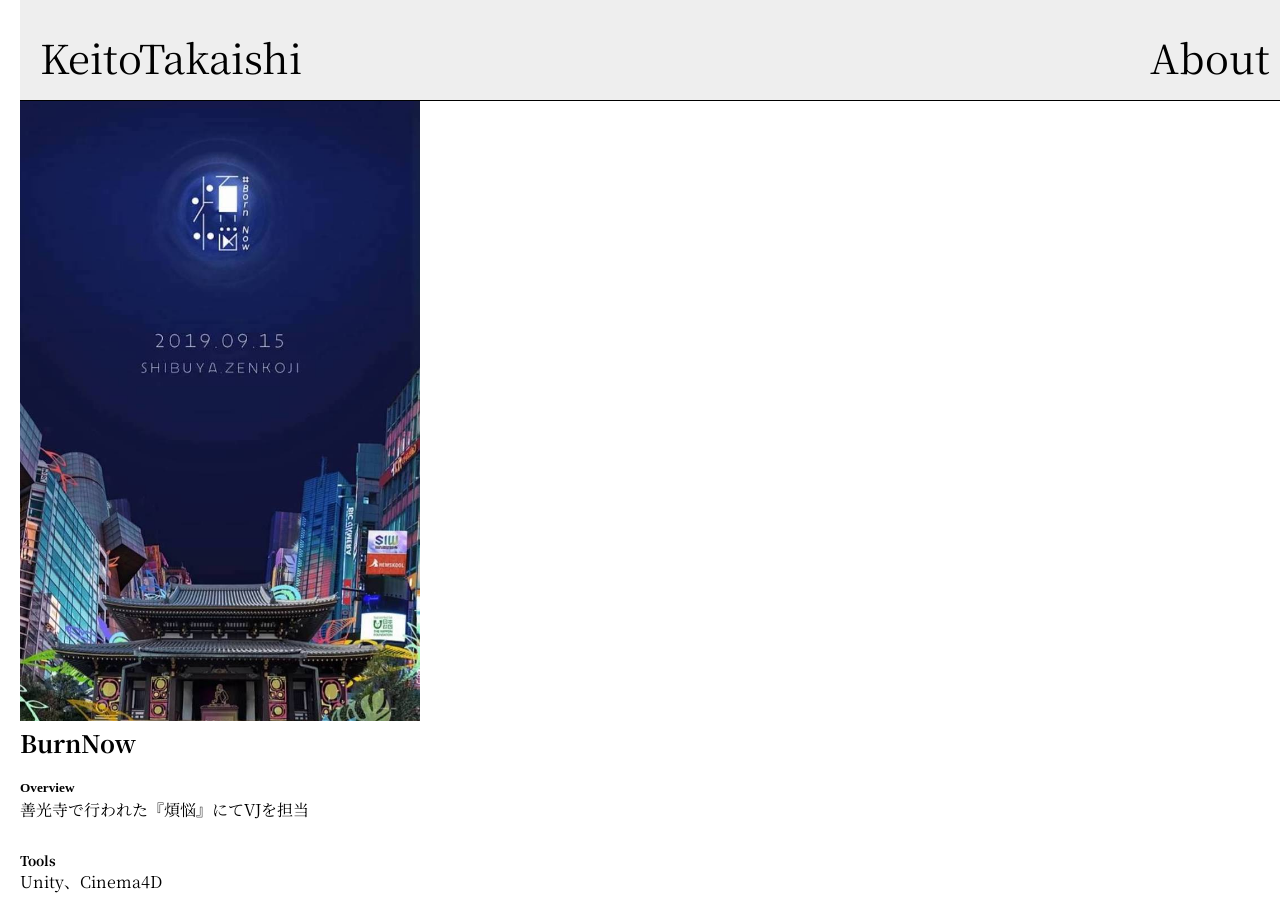
<file: html/BurnNow.html>
<!DOCTYPE html>
<html lang="ja" dir="ltr">
<head>
    <meta charset="utf-8">
    <title></title>
    <link rel="stylesheet" href="../css/WorksStyle.css">
    <link rel="stylesheet" href="../css/Feel.css">
    <script type="text/javascript" src=../js/jquery.min.js></script>
    <script type="text/javascript" src=../js/ProfileScene.js></script>
</head>

<body>

    <header>
    <a id="Name" href="./mainScene.html">KeitoTakaishi</a>
    <a id="About" href="./profileScene.html">About</a>
    </header>

    <div class="TopImage_BurnNow">
    <img src="../images/burnnow02.jpg">
    </div>

    <div class="Title">
    <h2>BurnNow</h2>
    <h5>Overview</h5>
    </div>

    <div class="Expression">
    <p>
        <!-- 作品説明 -->
        善光寺で行われた『煩悩』にてVJを担当
    </p>
    </div>

    <div class="Movie">
<!-- 
    <div class="noMarginMovie">
        <iframe src="https://player.vimeo.com/video/394879555" width="640" height="372" frameborder="0" allow="autoplay; fullscreen" allowfullscreen></iframe>
<p><a href="https://vimeo.com/394879555">VJ with DCGAN</a> from <a href="https://vimeo.com/user90203867">keito takaishi</a> on <a href="https://vimeo.com">Vimeo</a>.</p>
    </div>

    <div class="noMarginMovie">
        <iframe src="https://player.vimeo.com/video/394878997" width="640" height="326" frameborder="0" allow="autoplay; fullscreen" allowfullscreen></iframe>
        <p><a href="https://vimeo.com/394878997">DCGAN-VJ</a> from <a href="https://vimeo.com/user90203867">keito takaishi</a> on <a href="https://vimeo.com">Vimeo</a>.</p>
    </div>       -->

    </div>



    <div class="Tools">
    <h5>Tools</h5>
    <p>Unity、Cinema4D</p>
    </div>

</body>
</html>
</file>
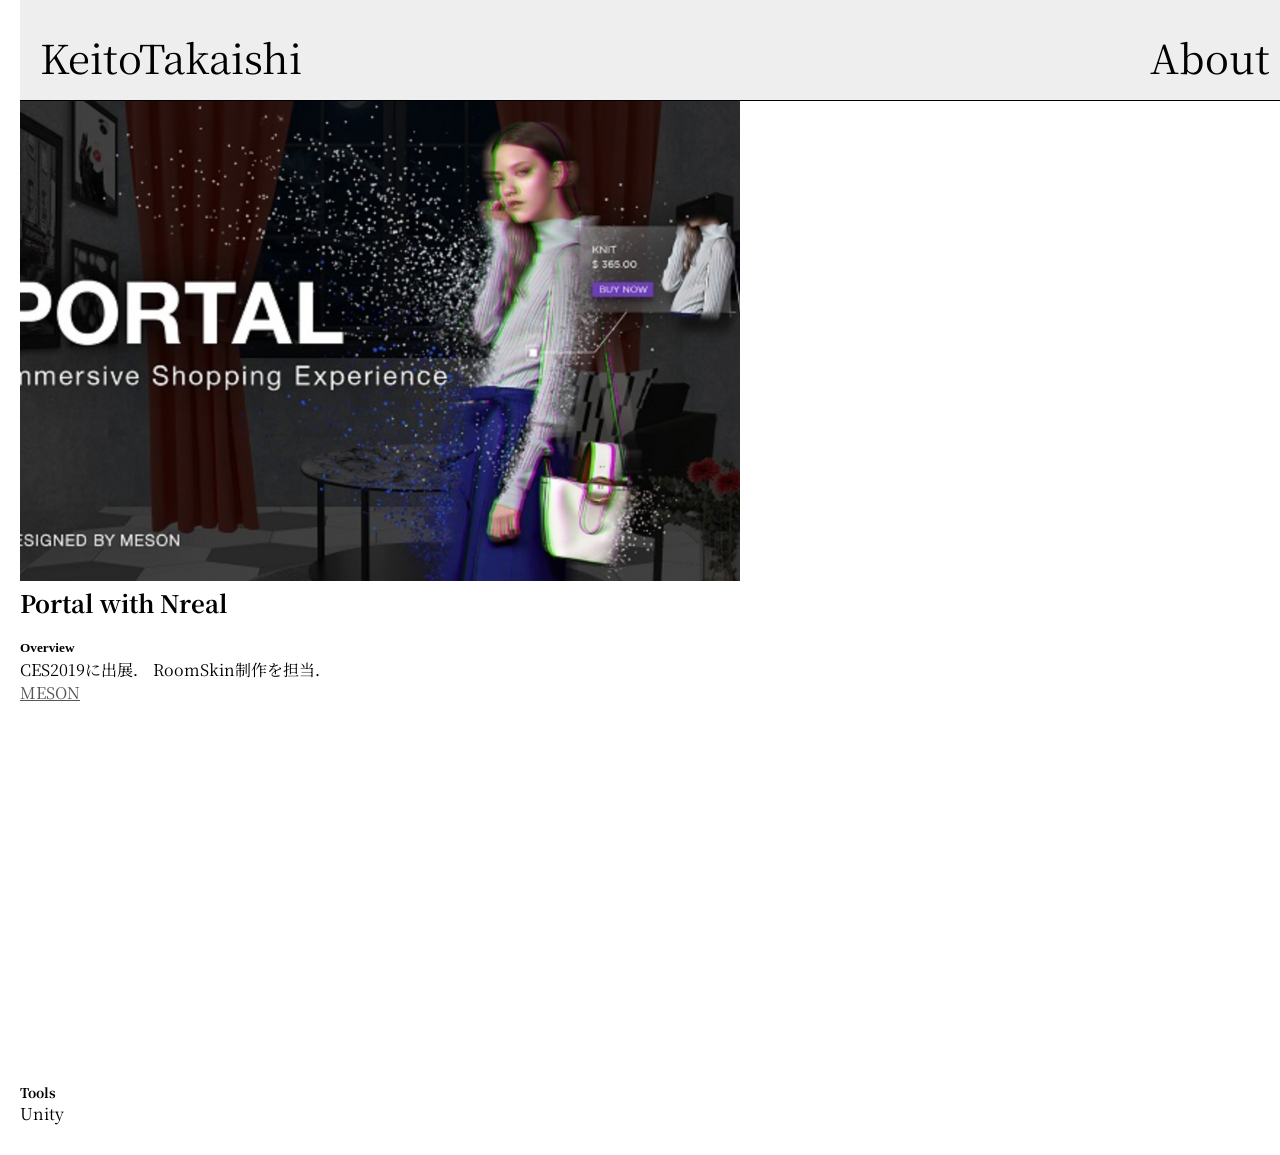
<file: html/ces.html>
<!DOCTYPE html>
<html lang="ja" dir="ltr">
<head>
    <meta charset="utf-8">
    <title></title>
    <link rel="stylesheet" href="../css/WorksStyle.css">
    <link rel="stylesheet" href="../css/Feel.css">
    <script type="text/javascript" src=../js/jquery.min.js></script>
    <script type="text/javascript" src=../js/ProfileScene.js></script>
</head>

<body>

    <header>
    <a id="Name" href="./mainScene.html">KeitoTakaishi</a>
    <a id="About" href="./profileScene.html">About</a>
    </header>

    <div class="TopImage">
    <img src="../images/ces01.png">
    </div>

    <div class="Title">
    <h2>Portal with Nreal</h2>
    <h5>Overview</h5>
    </div>

    <div class="Expression">
    <p>
        <!-- 作品説明 -->
        CES2019に出展．
        RoomSkin制作を担当．
        <br>
        <a href="https://meson.tokyo/">MESON</a>
        
    </p>
    </div>

    <div class="Movie">

    <!-- Vimeo tag -->
    <div class="noMarginMovie">
        <iframe width="560" height="315" src="https://www.youtube.com/embed/2fVh9u8RBXI" frameborder="0" allow="accelerometer; autoplay; encrypted-media; gyroscope; picture-in-picture" allowfullscreen></iframe>
    </div>
    </div>



    <div class="Tools">
    <h5>Tools</h5>
    <p>Unity</p>
    </div>

</body>
</html>
</file>
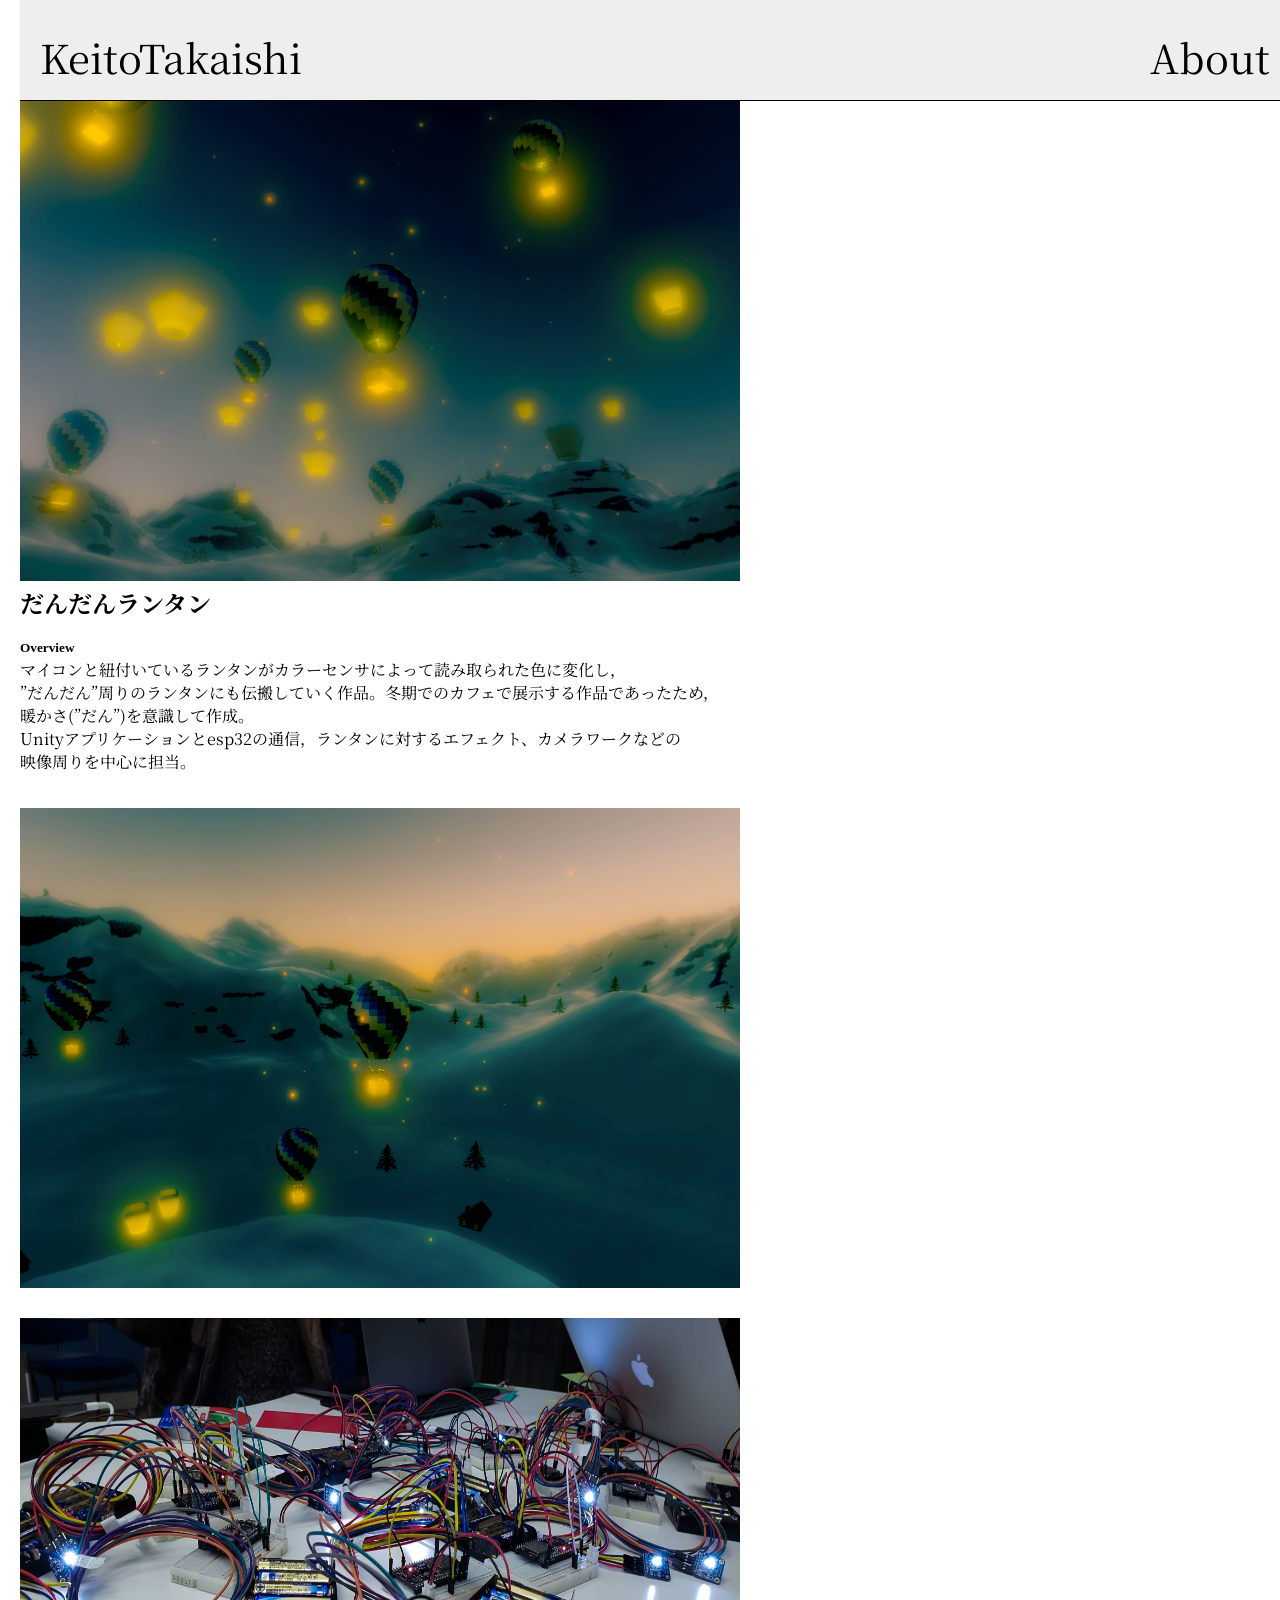
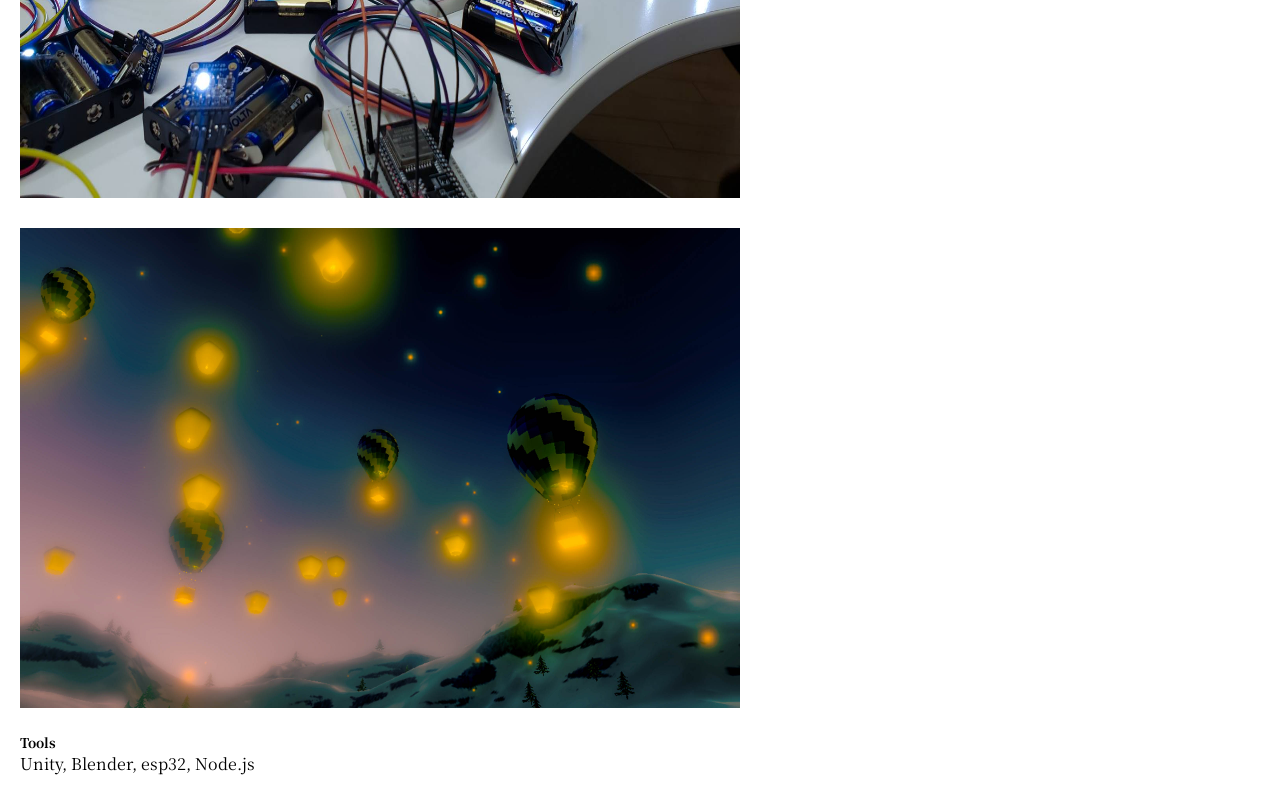
<file: html/DanDanLanthanum.html>
<!DOCTYPE html>
<html lang="ja" dir="ltr">
  <head>
    <meta charset="utf-8">
    <title></title>
    <link rel="stylesheet" href="../css/WorksStyle.css">
    <link rel="stylesheet" href="../css/VJ01.css">
    <script type="text/javascript" src=../js/jquery.min.js></script>
    <script type="text/javascript" src=../js/ProfileScene.js></script>
  </head>

  <body>

    <header>
      <a id="Name" href="./mainScene.html">KeitoTakaishi</a>
      <a id="About" href="./profileScene.html">About</a>
    </header>

    <div class="TopImage">
      <img src="../images/bloon.jpg">
    </div>

    <div class="Title">
      <h2>だんだんランタン</h2>
      <h5>Overview</h5>
    </div>

    <div class="Expression">
      <p>
        マイコンと紐付いているランタンがカラーセンサによって読み取られた色に変化し，<br>
        ”だんだん”周りのランタンにも伝搬していく作品。冬期でのカフェで展示する作品であったため，<br>
        暖かさ(”だん”)を意識して作成。<br>
        Unityアプリケーションとesp32の通信，ランタンに対するエフェクト、カメラワークなどの<br>
        映像周りを中心に担当。<br>
      </p>
    </div>


    <div class="noMarginImg">
        <img id = "movie02" src="../images/bloon01.jpg">
    </div>

    <div class="noMarginImg">
      <img id = "movie03" src="../images/bloon02.jpg">
    </div>

    <div class="noMarginImg">
        <img id = "movie04" src="../images/bloon03.jpg">
    </div>


    <div class="Tools">
      <h5>Tools</h5>
      <p>Unity, Blender, esp32, Node.js</p>
    </div>
  </body>
</html>
</file>
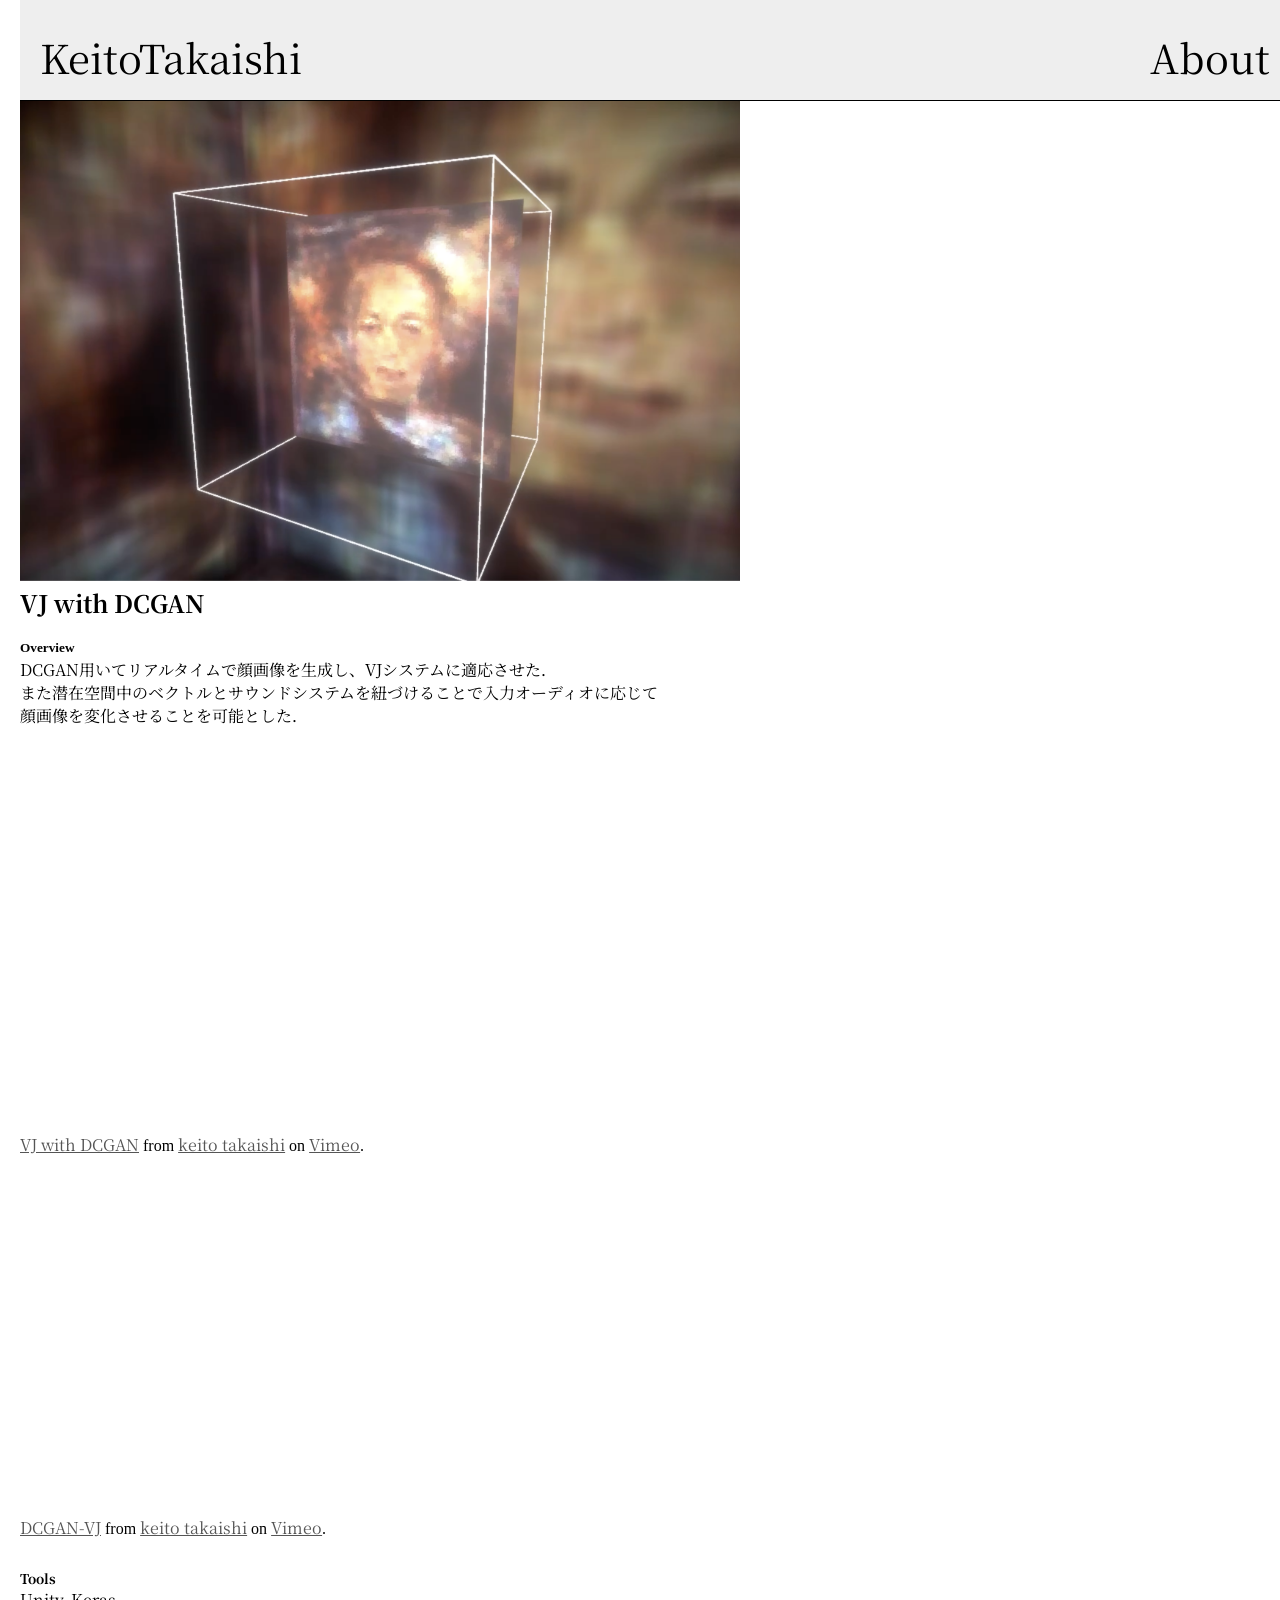
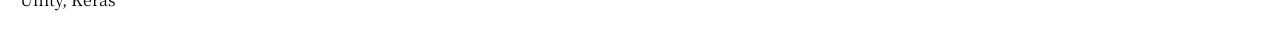
<file: html/DCGAN.html>
<!DOCTYPE html>
<html lang="ja" dir="ltr">
<head>
    <meta charset="utf-8">
    <title></title>
    <link rel="stylesheet" href="../css/WorksStyle.css">
    <link rel="stylesheet" href="../css/Feel.css">
    <script type="text/javascript" src=../js/jquery.min.js></script>
    <script type="text/javascript" src=../js/ProfileScene.js></script>
</head>

<body>

    <header>
    <a id="Name" href="./mainScene.html">KeitoTakaishi</a>
    <a id="About" href="./profileScene.html">About</a>
    </header>

    <div class="TopImage">
    <img src="../images/dcgan01.png">
    </div>

    <div class="Title">
    <h2>VJ with DCGAN</h2>
    <h5>Overview</h5>
    </div>

    <div class="Expression">
    <p>
        <!-- 作品説明 -->
        DCGAN用いてリアルタイムで顔画像を生成し、VJシステムに適応させた．
        <br>また潜在空間中のベクトルとサウンドシステムを紐づけることで入力オーディオに応じて
        <br>顔画像を変化させることを可能とした．


    </p>
    </div>

    <div class="Movie">

    <div class="noMarginMovie">
        <iframe src="https://player.vimeo.com/video/394879555" width="640" height="372" frameborder="0" allow="autoplay; fullscreen" allowfullscreen></iframe>
<p><a href="https://vimeo.com/394879555">VJ with DCGAN</a> from <a href="https://vimeo.com/user90203867">keito takaishi</a> on <a href="https://vimeo.com">Vimeo</a>.</p>
    </div>

    <div class="noMarginMovie">
        <iframe src="https://player.vimeo.com/video/394878997" width="640" height="326" frameborder="0" allow="autoplay; fullscreen" allowfullscreen></iframe>
        <p><a href="https://vimeo.com/394878997">DCGAN-VJ</a> from <a href="https://vimeo.com/user90203867">keito takaishi</a> on <a href="https://vimeo.com">Vimeo</a>.</p>
    </div>      

    </div>



    <div class="Tools">
    <h5>Tools</h5>
    <p>Unity, Keras</p>
    </div>

</body>
</html>
</file>
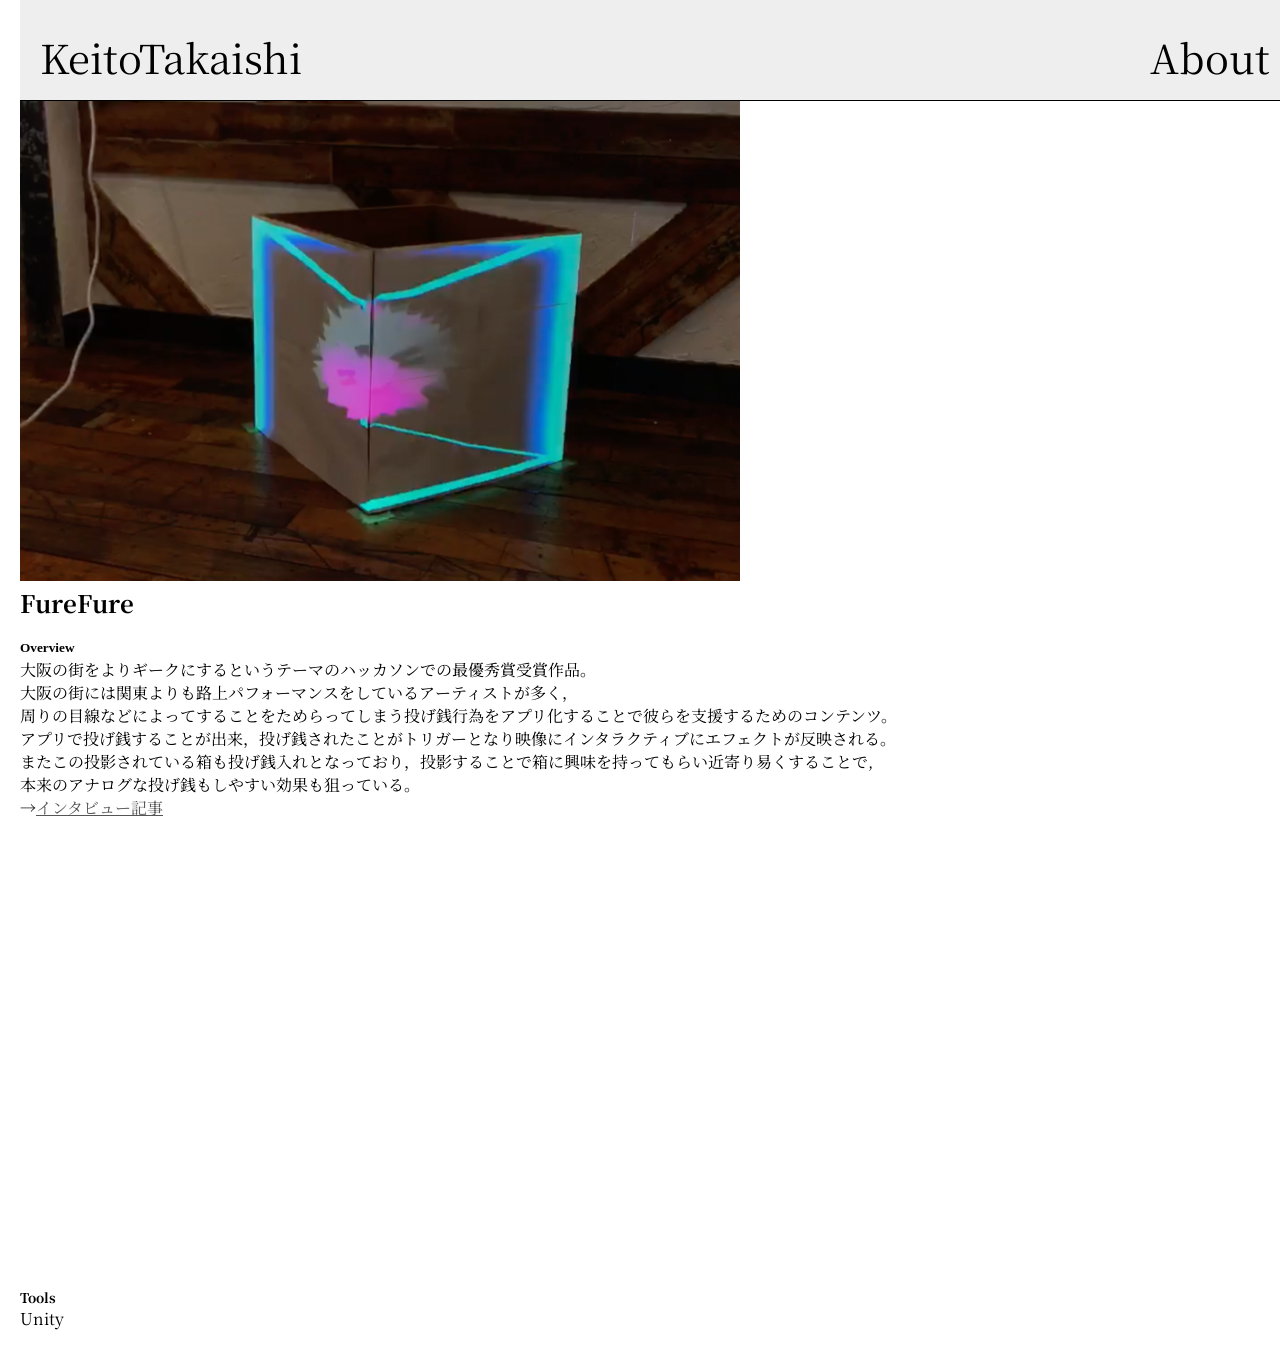
<file: html/FureFure.html>
<!DOCTYPE html>
<html lang="ja" dir="ltr">
  <head>
    <meta charset="utf-8">
    <title></title>
    <link rel="stylesheet" href="../css/WorksStyle.css">
    <link rel="stylesheet" href="../css/VJ01.css">
    <script type="text/javascript" src=../js/jquery.min.js></script>
    <script type="text/javascript" src=../js/ProfileScene.js></script>
  </head>

  <body>

    <header>
      <a id="Name" href="./mainScene.html">KeitoTakaishi</a>
      <a id="About" href="./profileScene.html">About</a>
    </header>

    <div class="TopImage">
      <img src="../images/Trunkhack01.png">
    </div>

    <div class="Title">
      <h2>FureFure</h2>
      <h5>Overview</h5>
    </div>

    <div class="Expression">
      <p>
        大阪の街をよりギークにするというテーマのハッカソンでの最優秀賞受賞作品。<br>
        大阪の街には関東よりも路上パフォーマンスをしているアーティストが多く，<br>
        周りの目線などによってすることをためらってしまう投げ銭行為をアプリ化することで彼らを支援するためのコンテンツ。<br>
        アプリで投げ銭することが出来，投げ銭されたことがトリガーとなり映像にインタラクティブにエフェクトが反映される。<br>
        またこの投影されている箱も投げ銭入れとなっており，投影することで箱に興味を持ってもらい近寄り易くすることで,<br>
        本来のアナログな投げ銭もしやすい効果も狙っている。<br>
        →<a href="https://room.trunk.fm/campus-life/11458">インタビュー記事</a>
      </p>
    </div>




    <div class="Movie">
      <div class="noMarginMovie">
        <iframe width="720" height="405" src="https://www.youtube.com/embed/gkRl-XMm9fg" frameborder="0" allow="accelerometer; autoplay; encrypted-media; gyroscope; picture-in-picture" allowfullscreen></iframe>
      </div>
    </div>

    <div class="Tools">
      <h5>Tools</h5>
      <p>Unity</p>
    </div>

  </body>
</html>
</file>
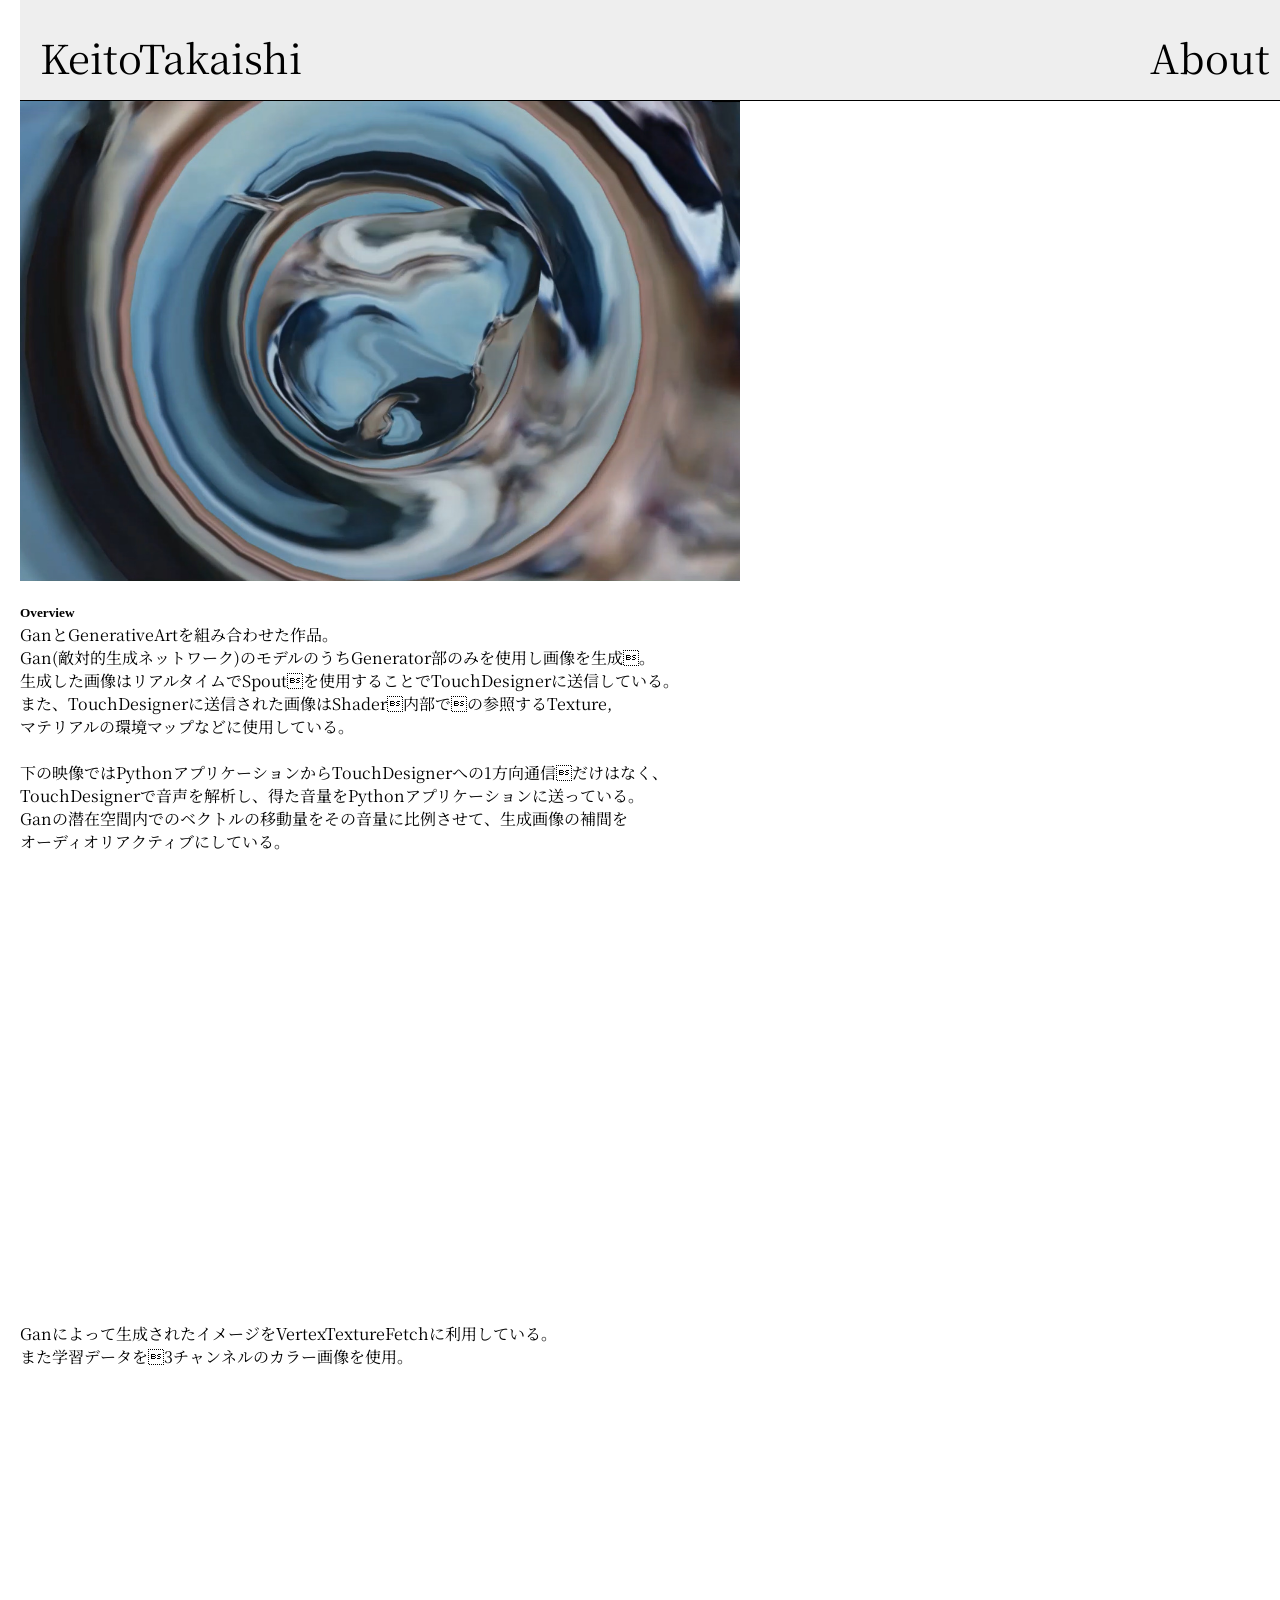
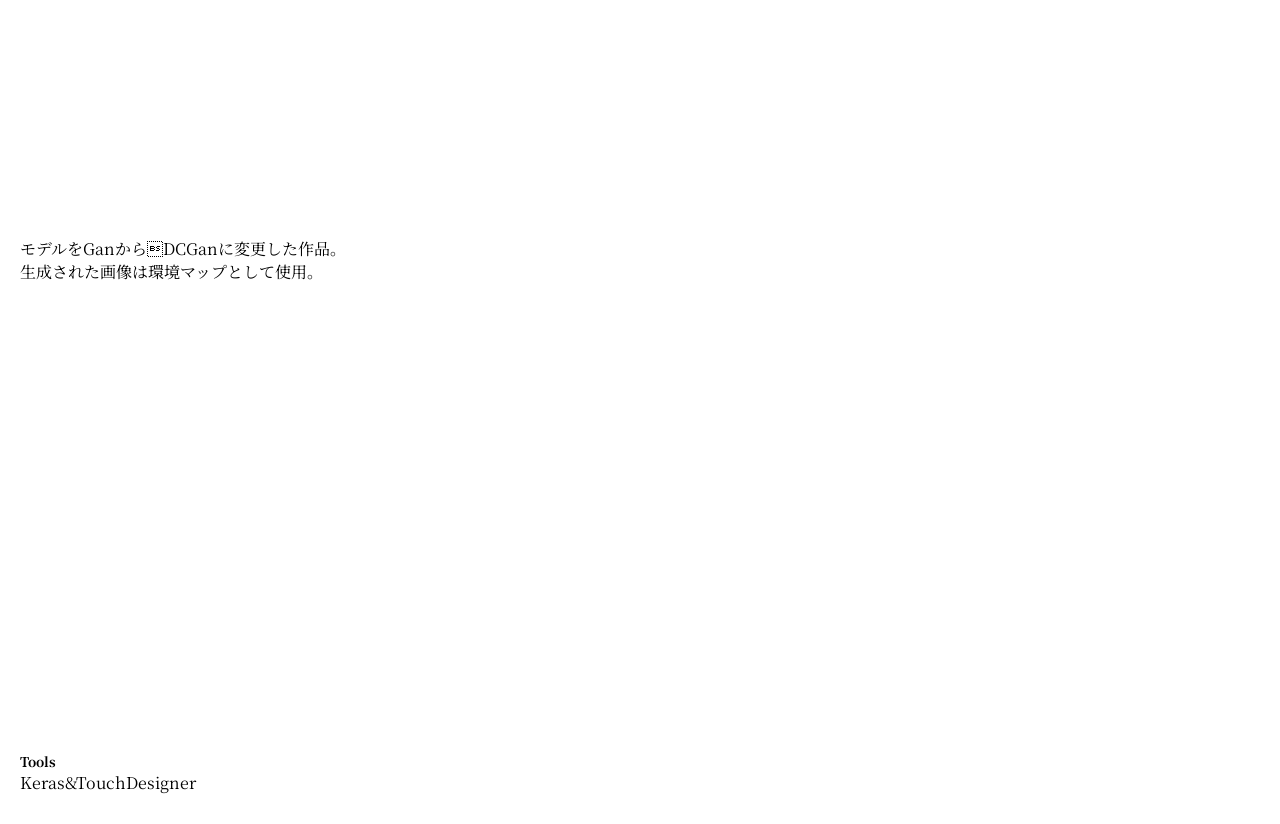
<file: html/Gan.html>
<!DOCTYPE html>
<html lang="ja" dir="ltr">
  <head>
    <meta charset="utf-8">
    <title></title>
    <link rel="stylesheet" href="../css/WorksStyle.css">
    <script type="text/javascript" src=../js/jquery.min.js></script>
    <script type="text/javascript" src=../js/ProfileScene.js></script>
  </head>

  <body>

    <header>
      <a id="Name" href="./mainScene.html">KeitoTakaishi</a>
      <a id="About" href="./profileScene.html">About</a>
    </header>

    <div class="TopImage">
      <img src="../images/GanFace.jpg">
    </div>

    <div class="Title">
      <h2></h2>
      <h5>Overview</h5>
    </div>

    <div class="Expression">
      <p>
        GanとGenerativeArtを組み合わせた作品。<br>
        Gan(敵対的生成ネットワーク)のモデルのうちGenerator部のみを使用し画像を生成。<br>
        生成した画像はリアルタイムでSpoutを使用することでTouchDesignerに送信している。<br>
        また、TouchDesignerに送信された画像はShader内部での参照するTexture,<br>
        マテリアルの環境マップなどに使用している。<br>

        <br>
        下の映像ではPythonアプリケーションからTouchDesignerへの1方向通信だけはなく、<br>
        TouchDesignerで音声を解析し、得た音量をPythonアプリケーションに送っている。<br>
        Ganの潜在空間内でのベクトルの移動量をその音量に比例させて、生成画像の補間を<br>
        オーディオリアクティブにしている。
      </p>
    </div>

    <div class="Movie">
      <div class="noMarginMovie">
          <iframe width="720" height="405" src="https://www.youtube.com/embed/w9NHMLufKnY" frameborder="0" allow="accelerometer; autoplay; encrypted-media; gyroscope; picture-in-picture" allowfullscreen></iframe>
      </div>
    </div>

    <div class="Expression">
      <p>
        Ganによって生成されたイメージをVertexTextureFetchに利用している。<br>
        また学習データを3チャンネルのカラー画像を使用。
      </p>
    </div>
    <div class="Movie">
      <div class="noMarginMovie">
        <iframe width="720" height="405" src="https://www.youtube.com/embed/Iga1umMvm1o" frameborder="0" allow="accelerometer; autoplay; encrypted-media; gyroscope; picture-in-picture" allowfullscreen></iframe>
      </div>
    </div>

    <div class="Expression">
      <p>
        モデルをGanからDCGanに変更した作品。<br>
        生成された画像は環境マップとして使用。
      </p>
    </div>
    <div class="Movie">
      <div class="noMarginMovie">
        <iframe width="720" height="405" src="https://www.youtube.com/embed/N4rqKa2TqaU" frameborder="0" allow="accelerometer; autoplay; encrypted-media; gyroscope; picture-in-picture" allowfullscreen></iframe>
      </div>
    </div>





    <div class="Tools">
      <h5>Tools</h5>
      <p>Keras&TouchDesigner</p>
    </div>

  </body>
</html>
</file>
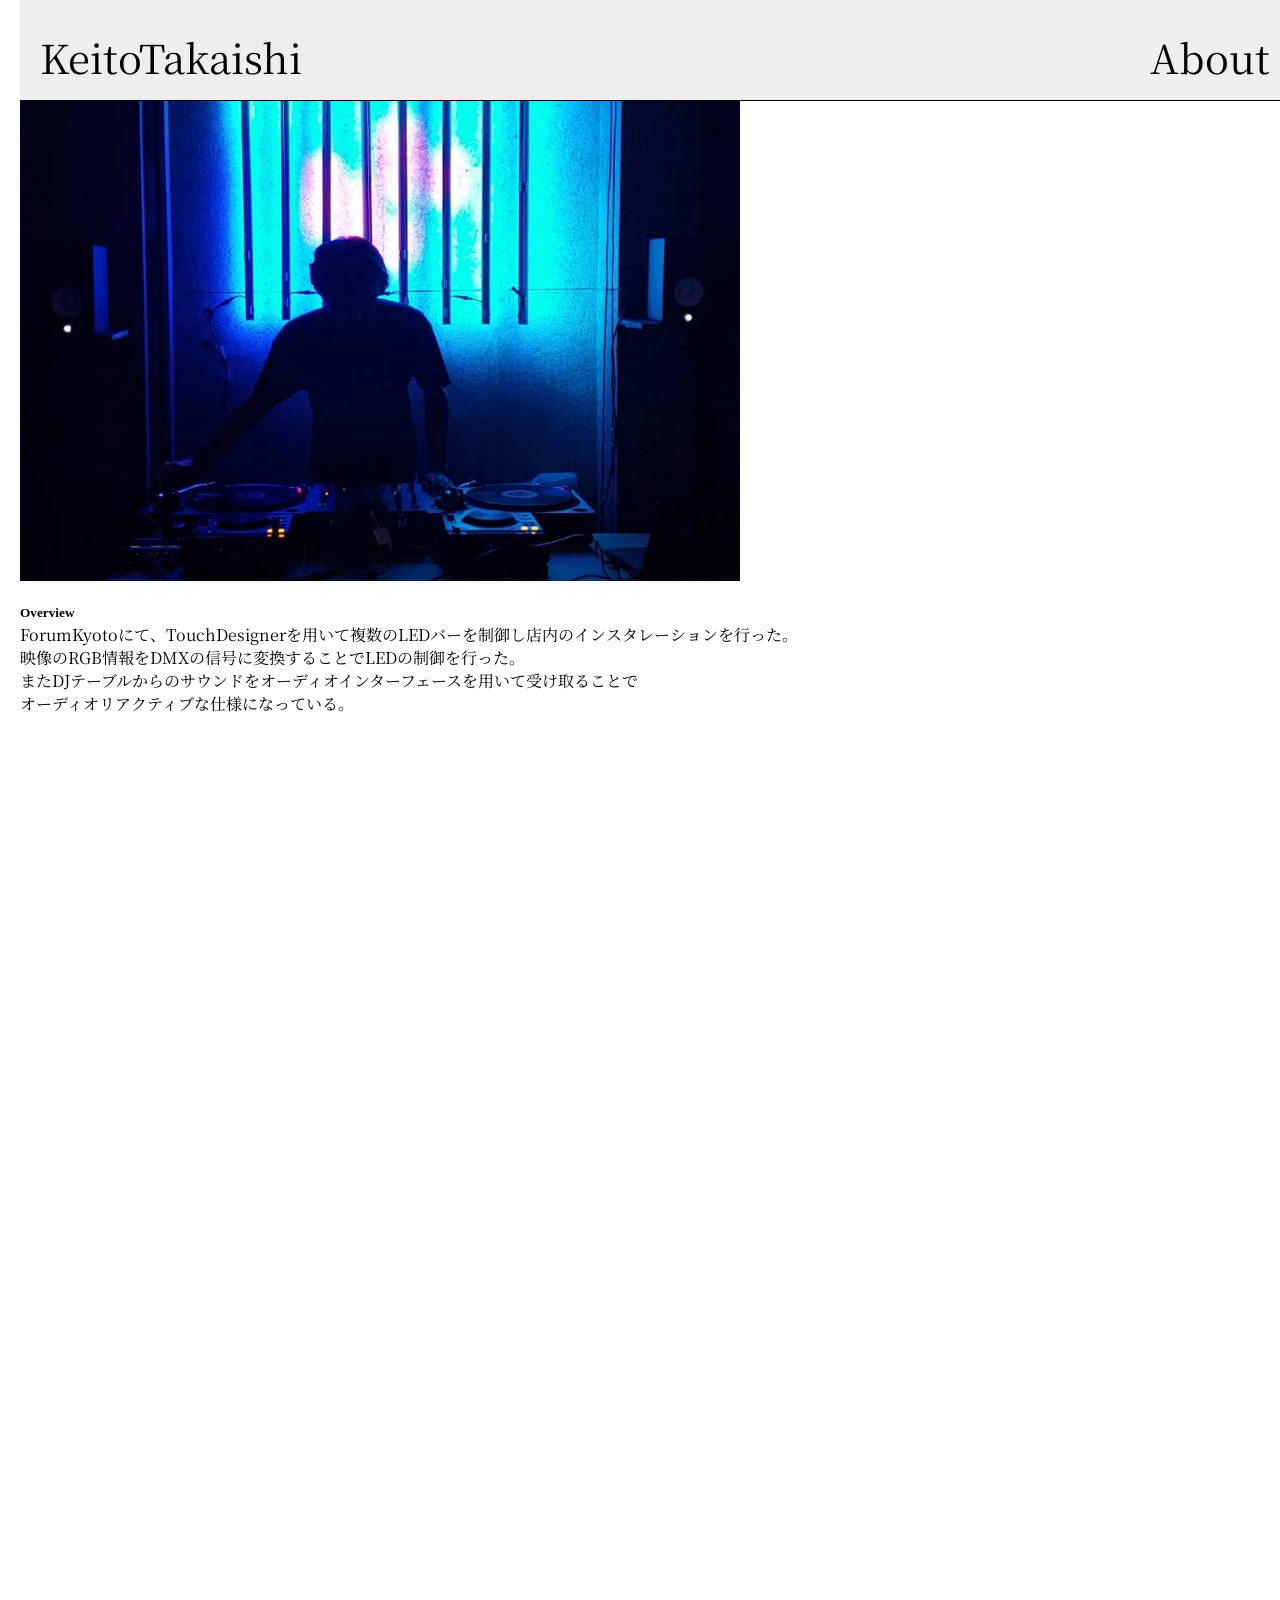
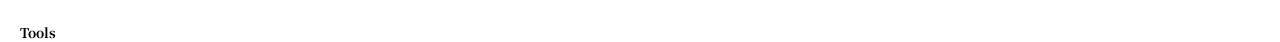
<file: html/LED.html>
<!DOCTYPE html>
<html lang="ja" dir="ltr">
  <head>
    <meta charset="utf-8">
    <title></title>
    <link rel="stylesheet" href="../css/WorksStyle.css">
    <script type="text/javascript" src=../js/jquery.min.js></script>
    <script type="text/javascript" src=../js/ProfileScene.js></script>
  </head>

  <body>

    <header>
      <a id="Name" href="./mainScene.html">KeitoTakaishi</a>
      <a id="About" href="./profileScene.html">About</a>
    </header>

    <div class="TopImage">
      <img src="../images/Forum.jpg">
    </div>

    <div class="Title">
      <h2></h2>
      <h5>Overview</h5>
    </div>

    <div class="Expression">
      <p>
        ForumKyotoにて、TouchDesignerを用いて複数のLEDバーを制御し店内のインスタレーションを行った。<br>
        映像のRGB情報をDMXの信号に変換することでLEDの制御を行った。<br>
        またDJテーブルからのサウンドをオーディオインターフェースを用いて受け取ることで<br>
        オーディオリアクティブな仕様になっている。
      </p>
    </div>

    <div class="Movie">
      <div class="noMarginMovie">
          <iframe width="720" height="405" src="https://www.youtube.com/embed/6fGuyfQrQsE" frameborder="0" allow="accelerometer; autoplay; encrypted-media; gyroscope; picture-in-picture" allowfullscreen></iframe>
      </div>
    </div>

    <div class="Movie">
      <div class="noMarginMovie">
        <iframe width="720" height="405" src="https://www.youtube.com/embed/OobhrgNbwFY" frameborder="0" allow="accelerometer; autoplay; encrypted-media; gyroscope; picture-in-picture" allowfullscreen></iframe>
      </div>
    </div>




    <div class="Tools">
      <h5>Tools</h5>
      <!-- <p>Unity&TouchDesigner</p> -->
    </div>

  </body>
</html>
</file>
<file: css/WorksStyle.css>
/*全体共通のcss*/
@import url('https://fonts.googleapis.com/css?family=Noto+Serif+JP');


a {
  /* font-family: 'Avenir'; */
  font-family: 'Noto Serif JP', serif;
  color : #555;

}


h2{
  /* font-family: 'Avenir'; */
  font-family: 'Noto Serif JP', serif;
}




header{
  position: relative;
  margin-left:var(--marge-left);
  color: #000;
  background-color: #eee;
  font-size: 40px;
  color: #000;
  font-family:serif;
  width : 100%;
  height : 100px;
  border-bottom: solid 1px #000000;
}

#Name {
  color: #000;
  text-decoration: none;
  position: absolute;
  text-align:left;
  margin-left:var(--marge-left);
  margin-top:.7em;
}

#About{
  color: #000;
  text-decoration: none;
  position: absolute;
  right: 0%;
  margin-right:30.0px;
  margin-top:.7em;
}
/*--------------------------------------------------*/
/*ページの左端のmargin*/
:root {
  --marge-left: 20px;
  --marge-bottom: 30px;
}

*{
  margin: 0px;
  padding: 0px;
}

.AppTitle {
  margin-left: var(--marge-left);
  font-size: 30px;
}

.BiwakoVideo video {
  width : 720px;
  height : 480px;
    margin-left: var(--marge-left);
  object-fit: cover;
}

.TopImage img{
  width : 720px;
  height : 480px;
  margin-left: var(--marge-left);
  object-fit: cover;
}

.TopImage_BurnNow img{
  width : 400px;
  height : 620px;
  margin-left: var(--marge-left);
  object-fit: cover;
}


.Title h2{
  margin-left: var(--marge-left);
  margin-bottom: 20px;
}

.Title h5{
  margin-left: var(--marge-left);
  margin-bottom: 2px;
}

.Expression{
    margin-left: var(--marge-left);
}

.Movie{
  margin-left: var(--marge-left);
}

.Tools{
  margin-left: var(--marge-left);
}

.Tools h5{
  font-family: 'Noto Serif JP', serif;
  margin-top: var(--marge-bottom);
}

.Tools p{
  font-family: 'Noto Serif JP', serif;
  margin-bottom: var(--marge-bottom);
}

.Expression p{
  font-family: 'Noto Serif JP', serif;
}

.noMarginMovie{
  margin-top: 30px;
  margin-bottom: 30px;
}
.noMarginImg{
  width : 720px;
  height : 480px;
  margin-left:20px;
  margin-top: 30px;
  margin-bottom: 30px;
  padding: 0px;
  background-color: #fff;
}
</file>
<file: css/Feel.css>
:root {
  --marge-left: 20px;
}

#movie01{
  width : 720px;
  height : 480px;
  margin-left:10px;
  margin-bottom: 0px;
  padding: 0px;
  background-color: #fff;
}

/* #movie02{
  width : 720px;
  height : 480px;
  margin-top:5px;
  margin-bottom: 0px;
  margin-left:10px;
  padding: 0px;
  background-color: #fff;
}

#movie03{
  width : 720px;
  height : 480px;
  margin-top:5px;
  margin-bottom: 0px;
  margin-left:10px;
  padding: 0px;
  background-color: #fff;
}

video{
  margin-top:0px;
  margin-bottom: 0px; */
}
</file>
<file: css/VJ01.css>
:root {
  --marge-left: 20px;
}

#Img{
  width : 720px;
  height : 480px;
  margin-left:20px;
  margin-top: 30px;
  margin-bottom: 30px;
  padding: 0px;
  background-color: #fff;
}

#movie01{
  width : 720px;
  height : 480px;
  margin-left:10px;
  margin-bottom: 0px;
  padding: 0px;
  background-color: #fff;
}

#movie02{
  width : 720px;
  height : 480px;
  margin-top:5px;
  margin-bottom: 0px;
  margin-left:0px;
  padding: 0px;
  background-color: #fff;
}

#movie03{
  width : 720px;
  height : 480px;
  margin-top:5px;
  margin-bottom: 0px;
  margin-left:0px;
  padding: 0px;
  background-color: #fff;
}

#movie04{
  width : 720px;
  height : 480px;
  margin-top:5px;
  margin-bottom: 0px;
  margin-left:0px;
  padding: 0px;
  background-color: #fff;
}

video{
  margin-top:0px;
  margin-bottom: 0px;
}
</file>
